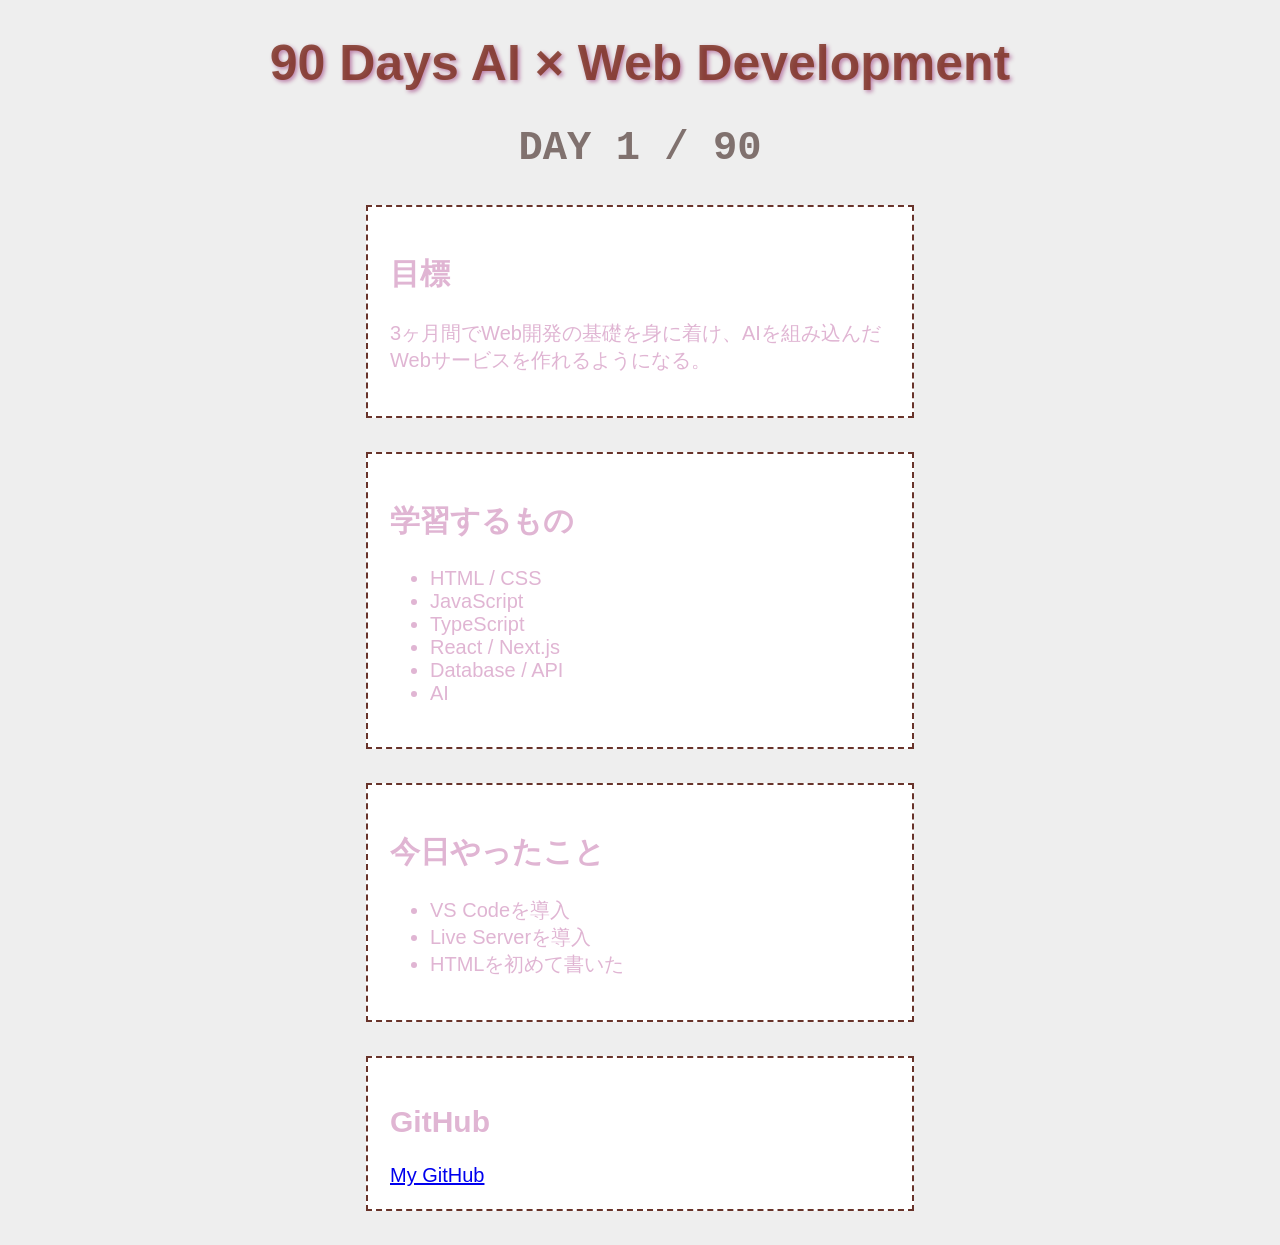
<file: index.html>
<!doctype html>
<html lang="ja">
  <head>
    <meta charset="UTF-8" />
    <meta name="viewport" content="width=device-width, initial-scale=1.0" />
    <title>90 Days AI × Web Development</title>
    <link rel="stylesheet" href="style.css" />
  </head>
  <body>
    <h1 id="main-title">90 Days AI × Web Development</h1>

    <div class="day-count">
      <h2>DAY 1 / 90</h2>
    </div>

    <div class="section">
      <h2>目標</h2>
      <p>
        3ヶ月間でWeb開発の基礎を身に着け、AIを組み込んだWebサービスを作れるようになる。
      </p>
    </div>

    <div class="section">
      <h2>学習するもの</h2>
      <ul>
        <li>HTML / CSS</li>
        <li>JavaScript</li>
        <li>TypeScript</li>
        <li>React / Next.js</li>
        <li>Database / API</li>
        <li>AI</li>
      </ul>
    </div>

    <div class="section">
      <h2>今日やったこと</h2>
      <ul>
        <li>VS Codeを導入</li>
        <li>Live Serverを導入</li>
        <li>HTMLを初めて書いた</li>
      </ul>
    </div>

    <div class="section">
      <h2>GitHub</h2>
      <a href="https://github.com/Yukimaru753">My GitHub</a>
    </div>
  </body>
</html>
</file>
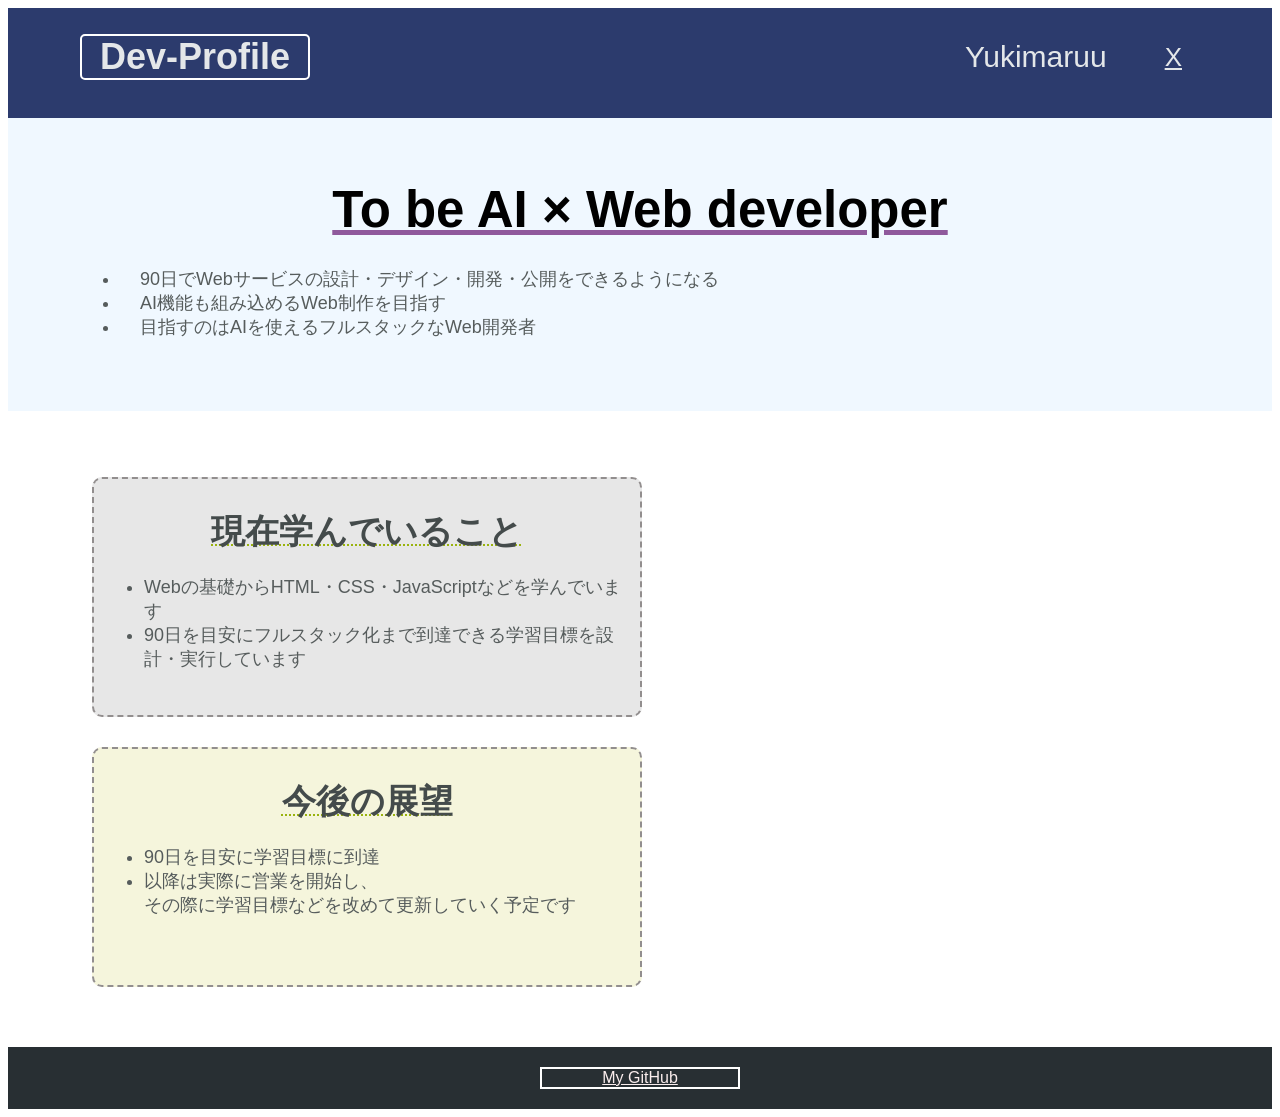
<file: day-06/index.html>
<!doctype html>
<html lang="ja">
  <head>
    <meta charset="UTF-8" />
    <meta name="viewport" content="width=device-width, initial-scale=1.0" />
    <title>MY-PROFILE</title>
    <link rel="stylesheet" href="style.css" />
  </head>
  <body>
    <!-- -------------------------------------------------- -->
    <!-- header section -->

    <!-- textとnameを横並びにする -->
    <header class="header">
      <div class="header-text">Dev-Profile</div>
      <div class="header-name">Yukimaruu</div>
      <a
        class="x-link"
        href="https://x.com/Yukimaruuroog"
        target="_blank"
        rel="noopener noreferrer"
        >X</a
      >
    </header>

    <!-- -------------------------------------------------- -->
    <!-- main section 1-->

    <div class="main-section">
      <h1 class="main-title">To be AI × Web developer</h1>
      <ul>
        <li class="main-text">
          90日でWebサービスの設計・デザイン・開発・公開をできるようになる
        </li>
        <li class="main-text">AI機能も組み込めるWeb制作を目指す</li>
        <li class="main-text">目指すのはAIを使えるフルスタックなWeb開発者</li>
      </ul>
    </div>

    <!-- -------------------------------------------------- -->
    <!-- main section 2-->

    <!-- nowとfutureを横並びにする -->
    <div class="future-section">
      <div class="now">
        <h2 class="future-title">現在学んでいること</h2>
        <ul>
          <li class="future-text">
            Webの基礎からHTML・CSS・JavaScriptなどを学んでいます
          </li>
          <li class="future-text">
            90日を目安にフルスタック化まで到達できる学習目標を設計・実行しています
          </li>
        </ul>
      </div>
      <div class="future">
        <h2 class="future-title">今後の展望</h2>
        <ul>
          <li class="future-text">90日を目安に学習目標に到達</li>
          <li class="future-text">
            以降は実際に営業を開始し、<br />その際に学習目標などを改めて更新していく予定です
          </li>
        </ul>
      </div>
    </div>

    <footer class="footer">
      <a
        class="footer-link"
        href="https://github.com/Yukimaru753"
        target="_blank"
        rel="noopener noreferrer"
        >My GitHub</a
      >
    </footer>
  </body>
</html>
</file>
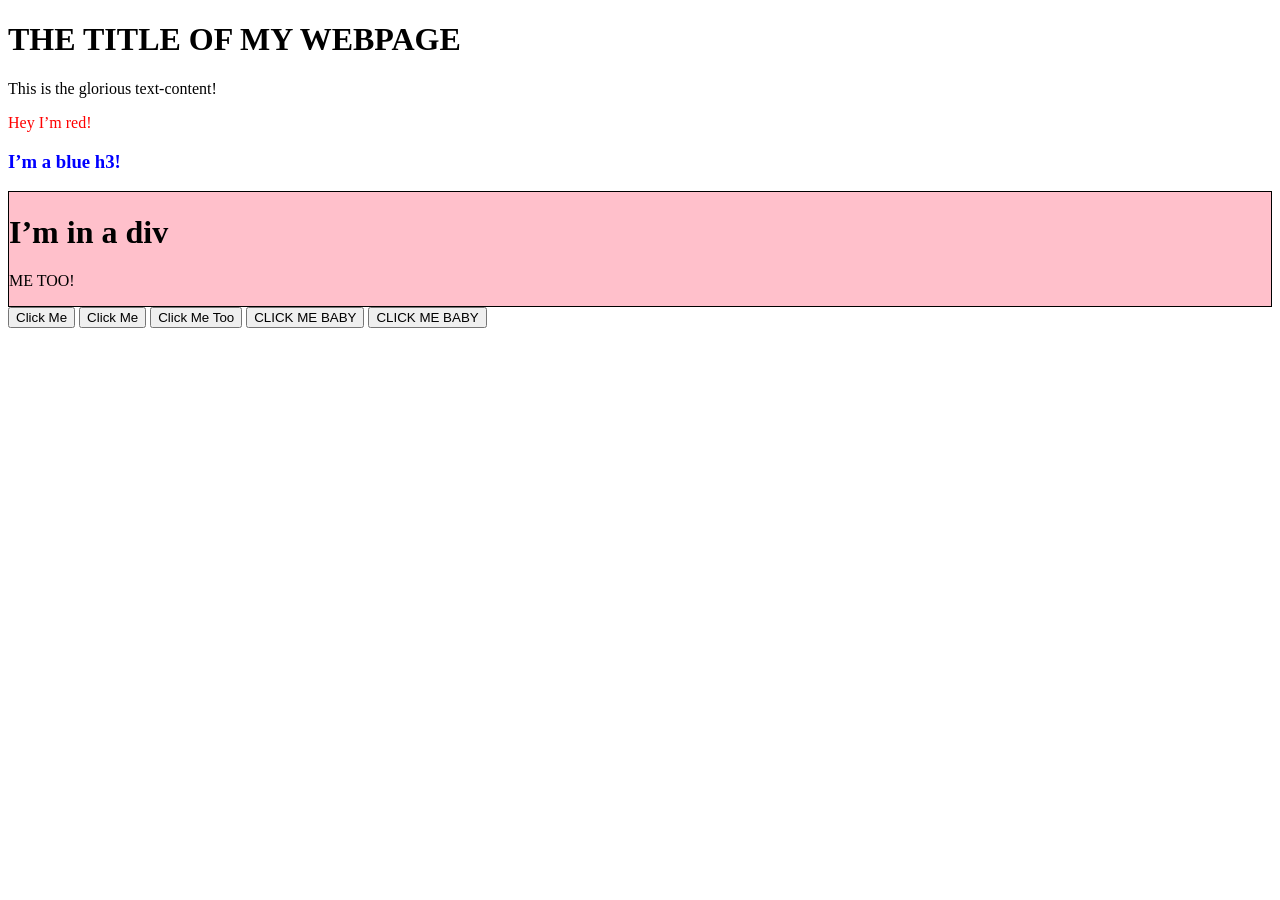
<file: day-15/index.html>
<!doctype html>
<html lang="en">
  <head>
    <meta charset="UTF-8" />
    <meta name="viewport" content="width=device-width, initial-scale=1.0" />
    <title>Document</title>
  </head>
  <body>
    <h1>THE TITLE OF MY WEBPAGE</h1>
    <div id="container"></div>
    <button onclick="alert('Hello World')">Click Me</button>
    <button id="btn">Click Me</button>
    <button id="btn2">Click Me Too</button>

    <button onclick="alertFunction()">CLICK ME BABY</button>
    <button id="btn3">CLICK ME BABY</button>

    <script src="javascript.js"></script>
  </body>
</html>
</file>
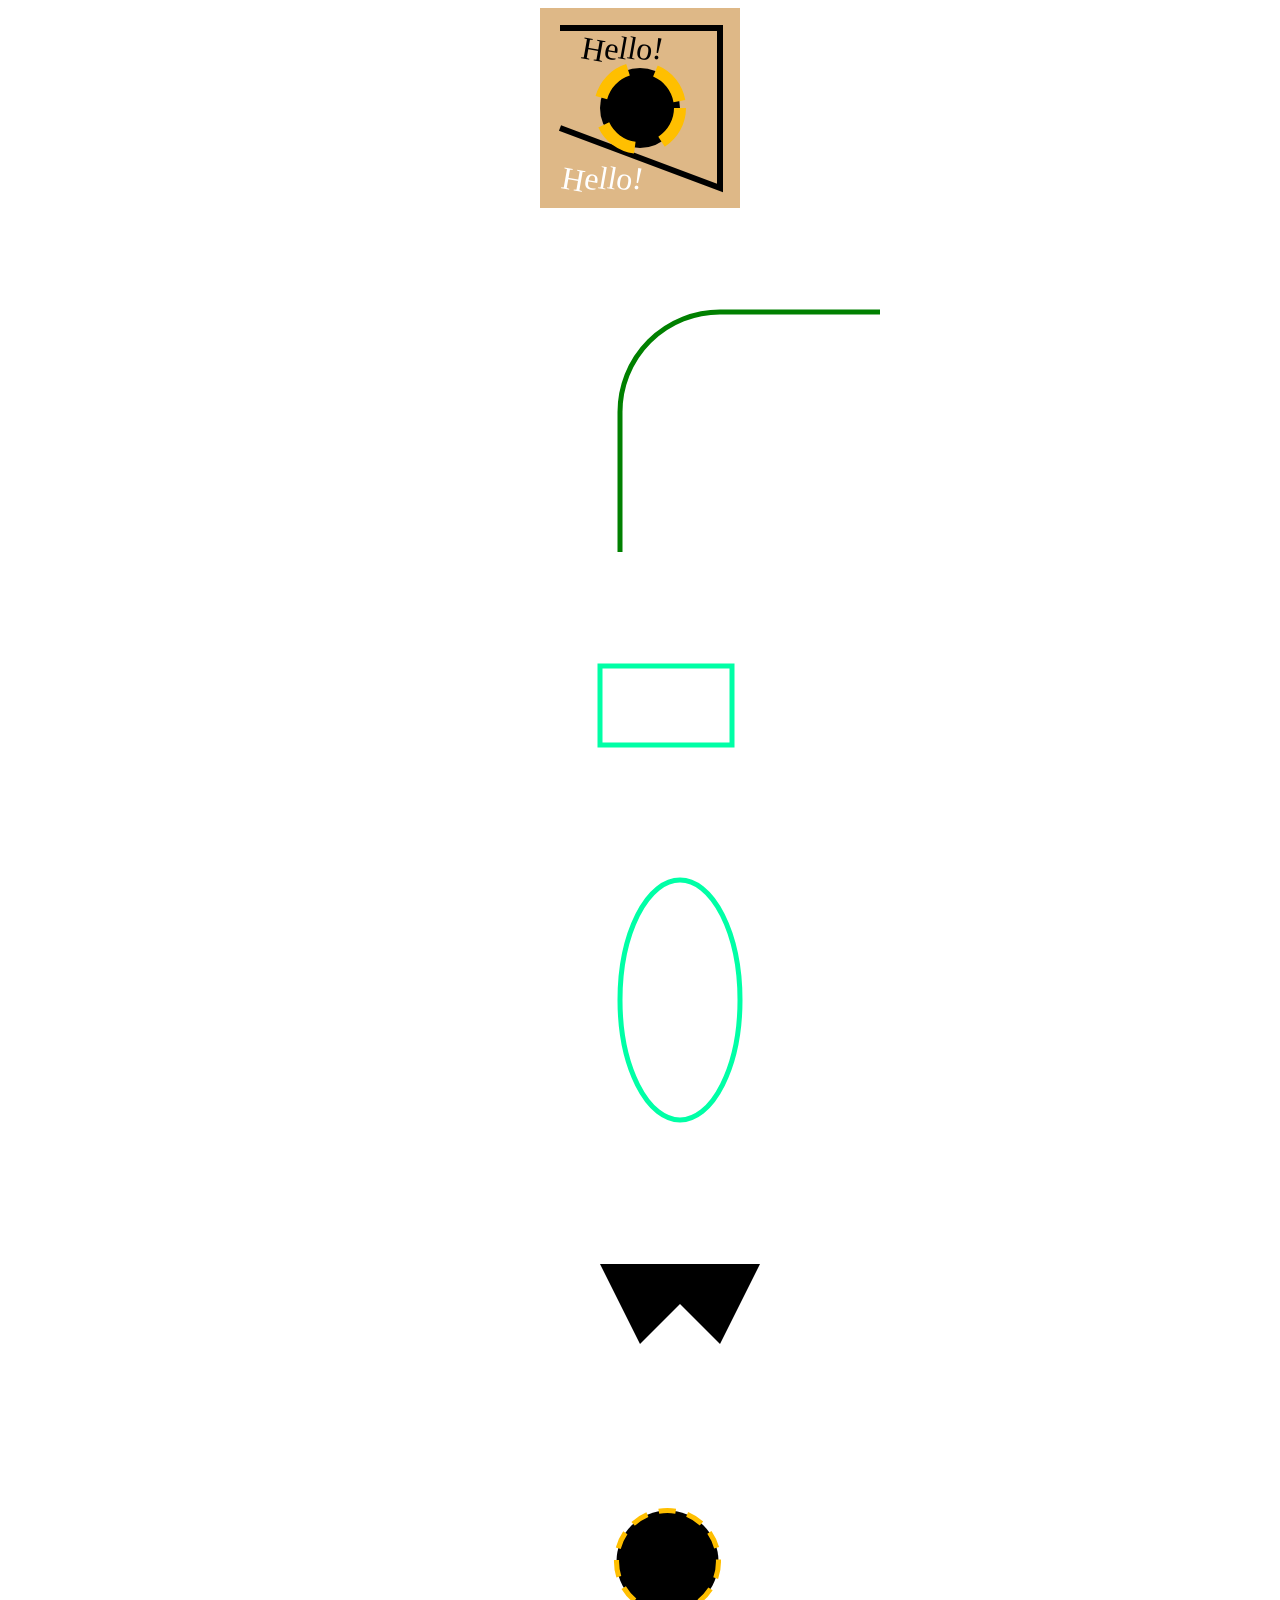
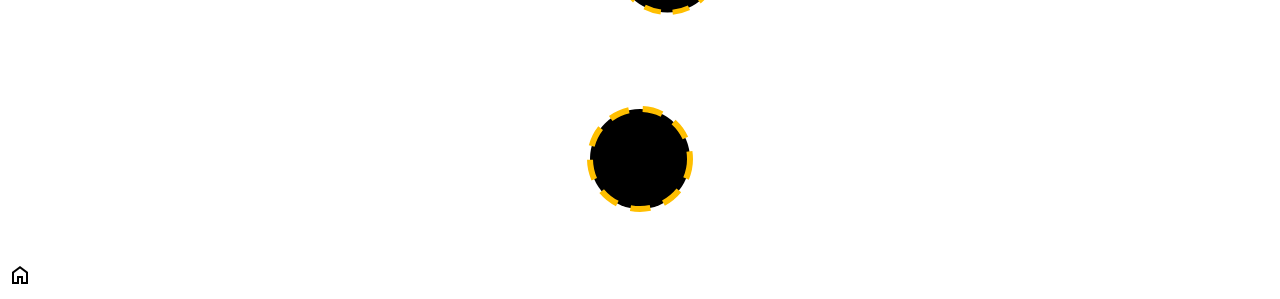
<file: day-23/index.html>
<!doctype html>
<html lang="en">
  <head>
    <meta charset="UTF-8" />
    <meta name="viewport" content="width=device-width, initial-scale=1.0" />
    <title>Document</title>
    <link rel="stylesheet" href="style.css" />
  </head>
  <body>
    <div class="container">
      <svg xmlns="http://www.w3.org/2000/svg" viewBox="0 0 100 100">
        <rect x="0" y="0" width="100" height="100" fill="burlywood" />
        <path
          d="M 10 10 H 90 V 90 L 10 60"
          fill="transparent"
          stroke="black"
          stroke-width="3"
        />
        <circle cx="50" cy="50" r="20" class="svg-circle" />
        <g class="svg-text-group">
          <text x="20" y="25" rotate="10" id="hello-text">Hello!</text>
          <use href="#hello-text" x="-10" y="65" fill="white" />
        </g>
      </svg>

      <svg width="340" height="340">
        <rect
          x="80"
          y="100"
          width="500"
          height="500"
          rx="100"
          ry="100"
          stroke="green"
          stroke-width="5"
          fill="none"
        />
      </svg>

      <svg width="300" height="300">
        <rect
          x="60"
          y="110"
          width="132"
          height="79"
          fill="none"
          stroke="oklch(0.9 0.3 164)"
          stroke-width="5"
        />
      </svg>

      <svg width="300" height="300">
        <ellipse
          cx="140"
          cy="140"
          rx="60"
          ry="120"
          fill="none"
          stroke="oklch(0.9 0.3 164)"
          stroke-width="5"
        />
      </svg>

      <svg width="300" height="300">
        <polygon
          points="
      60,100
      100,180
      140,140
      180,180
      220,100
    "
        />
      </svg>

      <svg width="255" viewBox="0 0 300 220">
        <circle
          cx="150"
          cy="110"
          r="60"
          stroke="var(--gold)"
          stroke-width="10"
        />
      </svg>
      <style>
        circle {
          stroke: hsl(45deg 100% 50%);
          stroke-width: 6px;
          stroke-dasharray: 20, 14;
          stroke-linecap: butt;
        }
      </style>

      <svg viewBox="0 0 200 200">
        <circle cx="100" cy="100" r="50" />
      </svg>
    </div>

    <link
      rel="stylesheet"
      href="https://fonts.googleapis.com/css2?family=Material+Symbols+Outlined:opsz,wght,FILL,GRAD@20..48,100..700,0..1,-50..200&icon_names=home"
    />

    <span class="material-symbols-outlined"> home </span>
  </body>
</html>
</file>
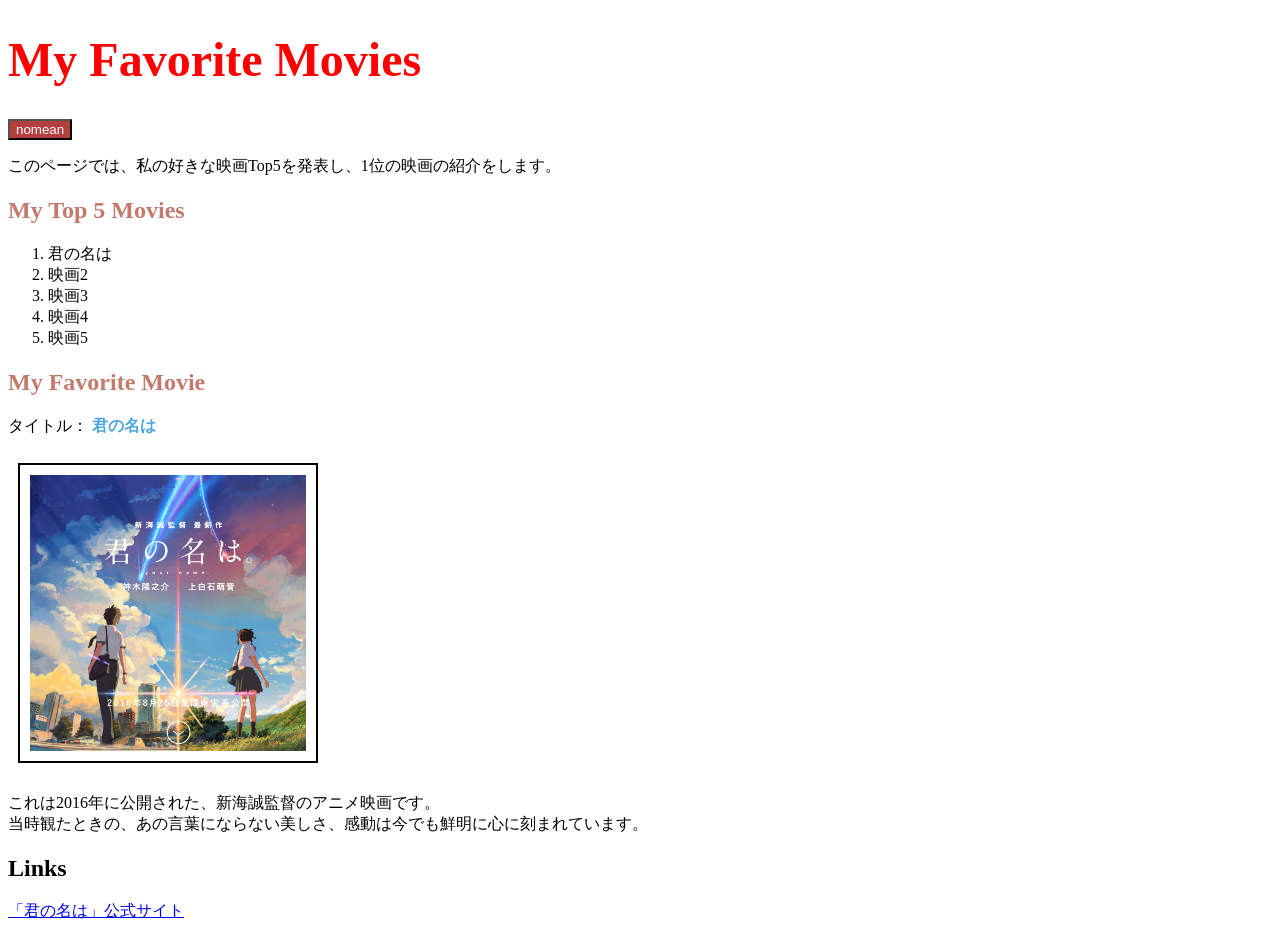
<file: day-03/mission1/index.html>
<!doctype html>
<html lang="ja">
  <head>
    <meta charset="UTF-8" />
    <meta name="viewport" content="width=device-width, initial-scale=1.0" />
    <title>My Favorite Movies</title>
    <link rel="stylesheet" href="styles.css">
  </head>
  <body>
    <div id="title"><h1>My Favorite Movies</h1></div>
    <button>nomean</button>
    <p>このページでは、私の好きな映画Top5を発表し、1位の映画の紹介をします。</p>

    <div class="subtitle-text"><h2>My Top 5 Movies</h2></div>
    <!--<h2 class="subtitle-text">My Top 5 Movies</h2> のほうが簡潔でいい
    divを使うのは複数の要素をひとまとまりにしたいとき -->
    <ol>
      <li>君の名は</li>
      <li>映画2</li>
      <li>映画3</li>
      <li>映画4</li>
      <li>映画5</li>
    </ol>

    <div class="subtitle-text"><h2>My Favorite Movie</h2></div>

    <p>タイトル： <span class="movie-title"><strong>君の名は</strong></span></p>
    <img
      src="./pictures/yourname.png"
      alt="君の名は"
      width="300"
      height="299"
    />
    
    <p>
      これは2016年に公開された、新海誠監督のアニメ映画です。<br />
      当時観たときの、あの言葉にならない美しさ、感動は今でも鮮明に心に刻まれています。
    </p>

    <h2>Links</h2>
    <a href="https://kiminona.com/" target="_blank" rel="noopener noreferrer"
      >「君の名は」公式サイト
    </a>
  </body>
</html>
</file>
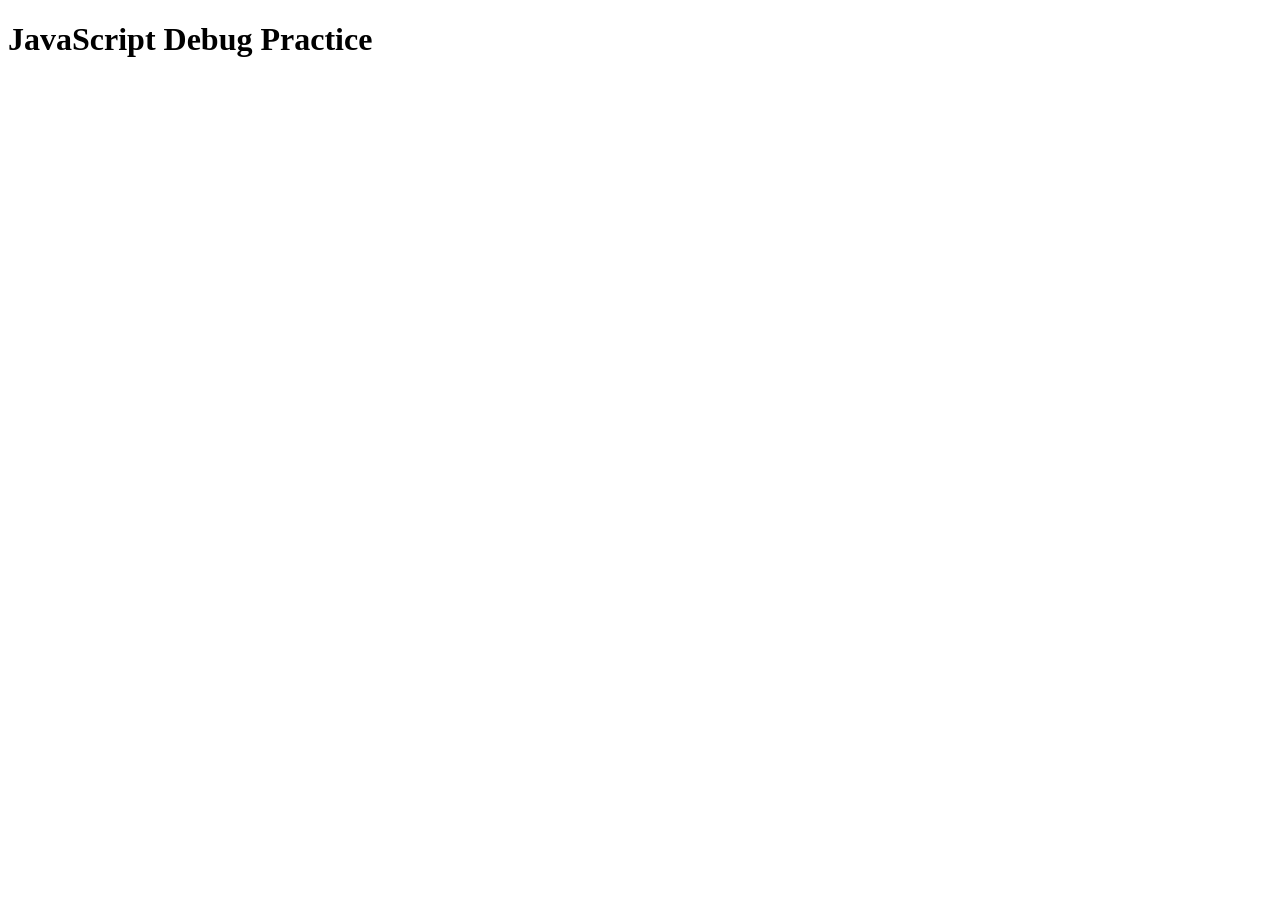
<file: day-10/debug-practice.html>
<!doctype html>
<html lang="ja">
  <head>
    <meta charset="UTF-8" />
    <meta name="viewport" content="width=device-width, initial-scale=1.0" />
    <title>Debug Practice</title>
  </head>
  <body>
    <h1>JavaScript Debug Practice</h1>

    <script src="debug-practice.js"></script>
  </body>
</html>
</file>
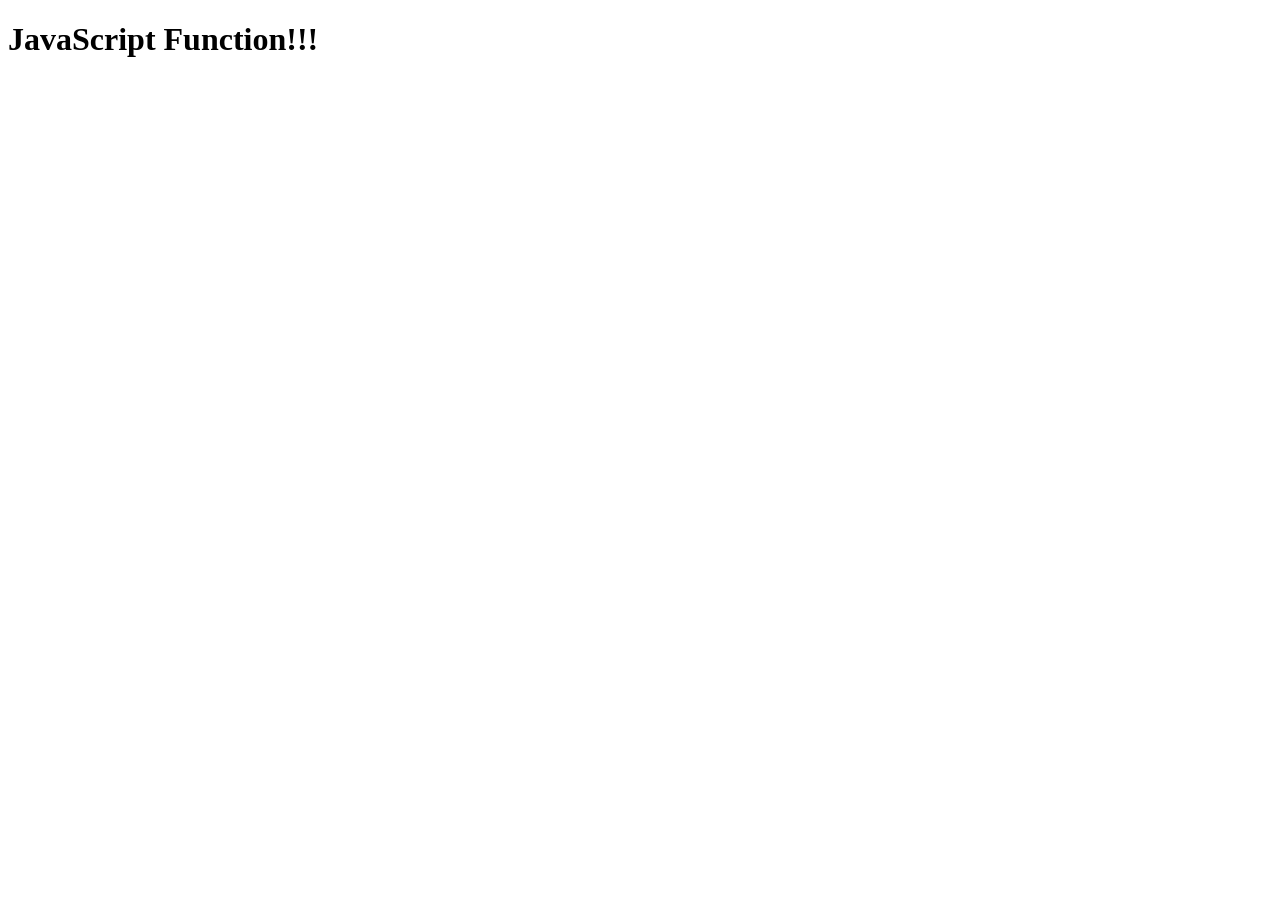
<file: day-10/function-basis.html>
<!DOCTYPE html>
<html lang="en">
<head>
    <meta charset="UTF-8">
    <meta name="viewport" content="width=device-width, initial-scale=1.0">
    <title>JavaScript Function</title>
</head>
<body>
    <h1>JavaScript Function!!!</h1>

    <script src="javascript-function.js"></script>
    
</body>
</html>
</file>
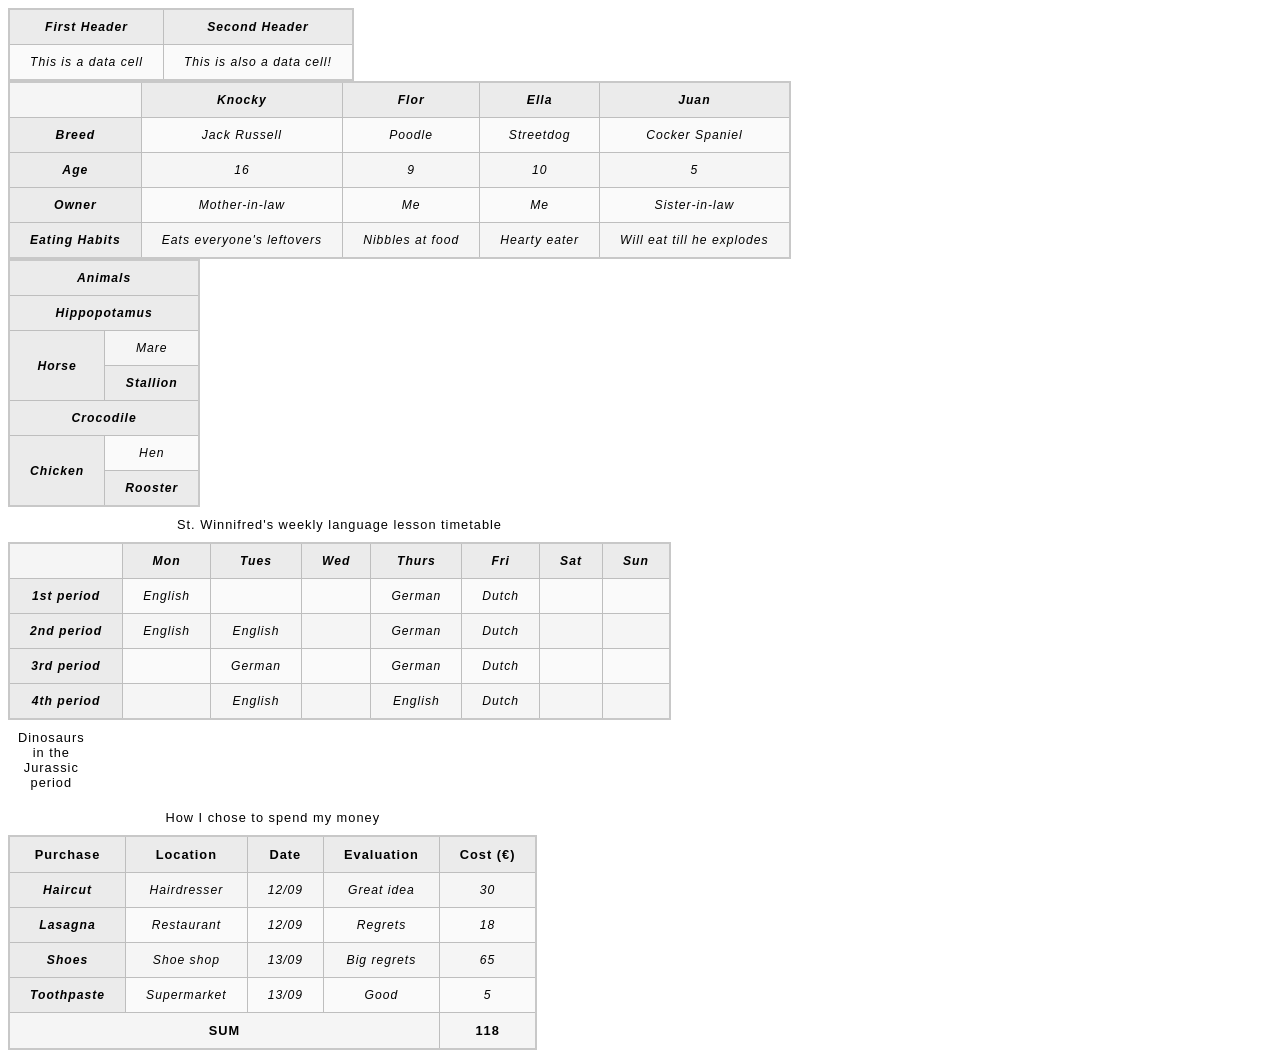
<file: day-23/tablePractice.html>
<!doctype html>
<html lang="en">
  <head>
    <meta charset="UTF-8" />
    <meta name="viewport" content="width=device-width, initial-scale=1.0" />
    <title>Document</title>
    <link rel="stylesheet" href="table.css" />
  </head>
  <body>
    <table>
      <!-- 1行目 -->
      <tr>
        <th>First Header</th>
        <th>Second Header</th>
      </tr>
      <!-- 2行目 -->
      <tr>
        <td>This is a data cell</td>
        <td>This is also a data cell!</td>
      </tr>
    </table>

    <table>
      <tr>
        <td>&nbsp;</td>
        <th>Knocky</th>
        <th>Flor</th>
        <th>Ella</th>
        <th>Juan</th>
      </tr>
      <tr>
        <th>Breed</th>
        <td>Jack Russell</td>
        <td>Poodle</td>
        <td>Streetdog</td>
        <td>Cocker Spaniel</td>
      </tr>
      <tr>
        <th>Age</th>
        <td>16</td>
        <td>9</td>
        <td>10</td>
        <td>5</td>
      </tr>
      <tr>
        <th>Owner</th>
        <td>Mother-in-law</td>
        <td>Me</td>
        <td>Me</td>
        <td>Sister-in-law</td>
      </tr>
      <tr>
        <th>Eating Habits</th>
        <td>Eats everyone's leftovers</td>
        <td>Nibbles at food</td>
        <td>Hearty eater</td>
        <td>Will eat till he explodes</td>
      </tr>
    </table>

    <table>
      <tr>
        <th colspan="2">Animals</th>
      </tr>
      <tr>
        <th colspan="2">Hippopotamus</th>
      </tr>
      <tr>
        <th rowspan="2">Horse</th>
        <td>Mare</td>
      </tr>
      <tr>
        <th>Stallion</th>
      </tr>
      <tr>
        <th colspan="2">Crocodile</th>
      </tr>
      <tr>
        <th rowspan="2">Chicken</th>
        <td>Hen</td>
      </tr>
      <tr>
        <th>Rooster</th>
      </tr>
    </table>

    <table>
      <caption>
        St. Winnifred's weekly language lesson timetable
      </caption>
      <colgroup>
        <col span="2" />
        <col class="column-background" />
        <col class="column-fixed-width" />
        <col class="column-background" />
        <col class="column-background-border" />
        <col span="2" class="column-fixed-width" />
      </colgroup>
      <tr>
        <td>&nbsp;</td>
        <th>Mon</th>
        <th>Tues</th>
        <th>Wed</th>
        <th>Thurs</th>
        <th>Fri</th>
        <th>Sat</th>
        <th>Sun</th>
      </tr>
      <tr>
        <th>1st period</th>
        <td>English</td>
        <td>&nbsp;</td>
        <td>&nbsp;</td>
        <td>German</td>
        <td>Dutch</td>
        <td>&nbsp;</td>
        <td>&nbsp;</td>
      </tr>
      <tr>
        <th>2nd period</th>
        <td>English</td>
        <td>English</td>
        <td>&nbsp;</td>
        <td>German</td>
        <td>Dutch</td>
        <td>&nbsp;</td>
        <td>&nbsp;</td>
      </tr>
      <tr>
        <th>3rd period</th>
        <td>&nbsp;</td>
        <td>German</td>
        <td>&nbsp;</td>
        <td>German</td>
        <td>Dutch</td>
        <td>&nbsp;</td>
        <td>&nbsp;</td>
      </tr>
      <tr>
        <th>4th period</th>
        <td>&nbsp;</td>
        <td>English</td>
        <td>&nbsp;</td>
        <td>English</td>
        <td>Dutch</td>
        <td>&nbsp;</td>
        <td>&nbsp;</td>
      </tr>
    </table>
    <!-- captionをいれられる-->
    <table>
      <caption>
        Dinosaurs in the Jurassic period
      </caption>
      <!-- … -->
    </table>

    <table>
      <caption>
        How I chose to spend my money
      </caption>
      <thead>
        <tr>
          <th scope="col">Purchase</th>
          <th scope="col">Location</th>
          <th scope="col">Date</th>
          <th scope="col">Evaluation</th>
          <th scope="col">Cost (€)</th>
        </tr>
      </thead>
      <tbody>
        <tr>
          <th scope="row">Haircut</th>
          <td>Hairdresser</td>
          <td>12/09</td>
          <td>Great idea</td>
          <td>30</td>
        </tr>
        <tr>
          <th scope="row">Lasagna</th>
          <td>Restaurant</td>
          <td>12/09</td>
          <td>Regrets</td>
          <td>18</td>
        </tr>
        <tr>
          <th scope="row">Shoes</th >
          <td>Shoe shop</td>
          <td>13/09</td>
          <td>Big regrets</td>
          <td>65</td>
        </tr>
        <tr>
          <th scope="row">Toothpaste</th>
          <td>Supermarket</td>
          <td>13/09</td>
          <td>Good</td>
          <td>5</td>
        </tr>
      </tbody>
      <tfoot>
        <tr>
          <td colspan="4">SUM</td>
          <td>118</td>
        </tr>
      </tfoot>
    </table>
  </body>
</html>
</file>
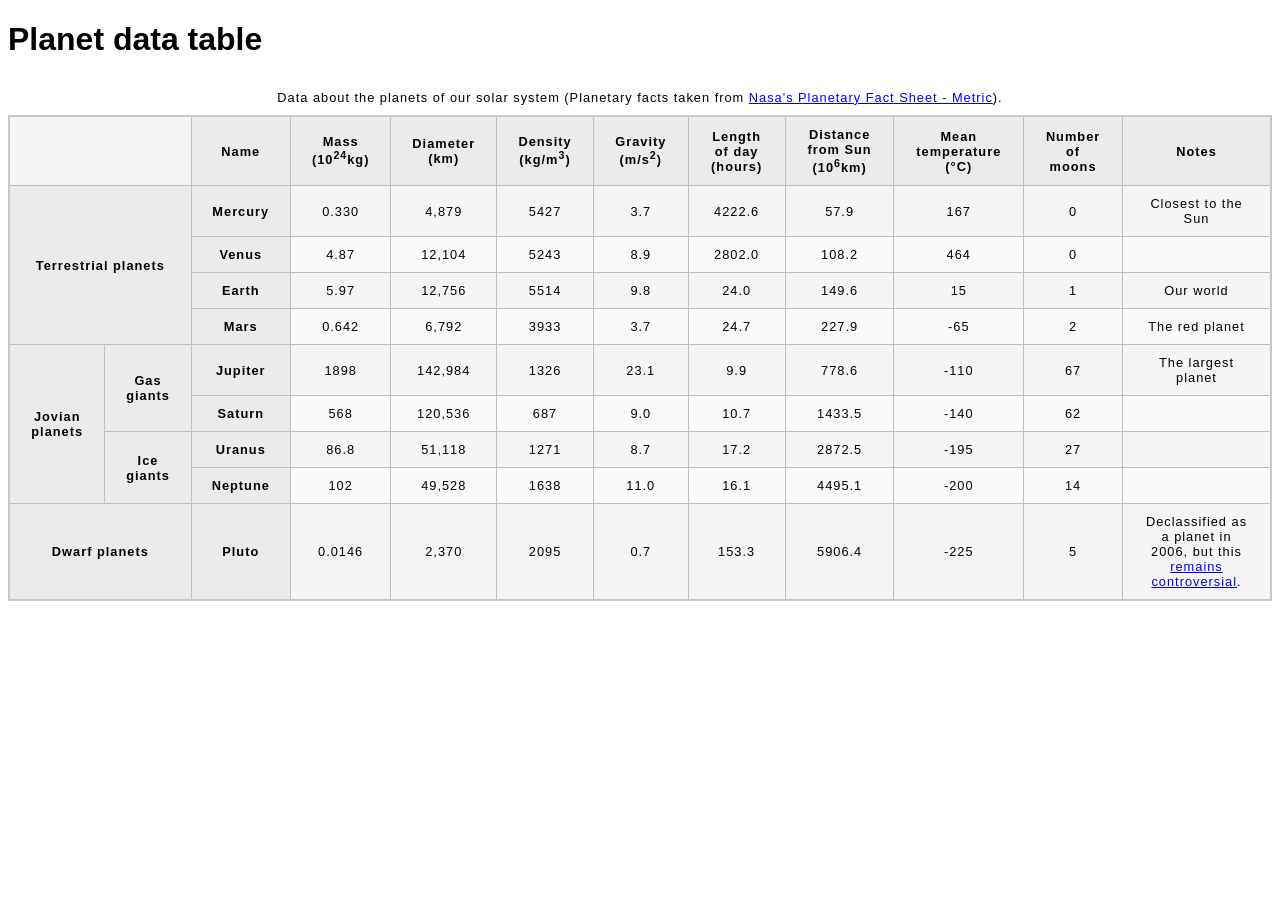
<file: day-23/tableTest.html>
<!doctype html>
<html lang="en">
  <head>
    <meta charset="UTF-8" />
    <meta name="viewport" content="width=device-width, initial-scale=1.0" />
    <title>Document</title>
    <link rel="stylesheet" href="tableTest.css" />
  </head>
  <body>
    <h1>Planet data table</h1>
    <table>
      <caption>
        Data about the planets of our solar system (Planetary facts taken from
        <a href="http://nssdc.gsfc.nasa.gov/planetary/factsheet/"
          >Nasa's Planetary Fact Sheet - Metric</a
        >).
      </caption>
      <thead>
        <tr>
          <td colspan="2">&nbsp;</td>
          <th scope="col">Name</th>
          <th scope="col">Mass (10<sup>24</sup>kg)</th>
          <th scope="col">Diameter (km)</th>
          <th scope="col">Density (kg/m<sup>3</sup>)</th>
          <th scope="col">Gravity (m/s<sup>2</sup>)</th>
          <th scope="col">Length of day (hours)</th>
          <th scope="col">Distance from Sun (10<sup>6</sup>km)</th>
          <th scope="col">Mean temperature (°C)</th>
          <th scope="col">Number of moons</th>
          <th scope="col">Notes</th>
        </tr>
      </thead>

      <tbody>
        <tr>
          <th scope="rowgroup" rowspan="4" colspan="2">Terrestrial planets</th>
          <th scope="row">Mercury</th>
          <td>0.330</td>
          <td>4,879</td>
          <td>5427</td>
          <td>3.7</td>
          <td>4222.6</td>
          <td>57.9</td>
          <td>167</td>
          <td>0</td>
          <td>Closest to the Sun</td>
        </tr>
        <tr>
          <th scope="row">Venus</th>
          <td>4.87</td>
          <td>12,104</td>
          <td>5243</td>
          <td>8.9</td>
          <td>2802.0</td>
          <td>108.2</td>
          <td>464</td>
          <td>0</td>
          <td>&nbsp;</td>
        </tr>
        <tr>
          <th scope="row">Earth</th>
          <td>5.97</td>
          <td>12,756</td>
          <td>5514</td>
          <td>9.8</td>
          <td>24.0</td>
          <td>149.6</td>
          <td>15</td>
          <td>1</td>
          <td>Our world</td>
        </tr>
        <tr>
          <th scope="row">Mars</th>
          <td>0.642</td>
          <td>6,792</td>
          <td>3933</td>
          <td>3.7</td>
          <td>24.7</td>
          <td>227.9</td>
          <td>-65</td>
          <td>2</td>
          <td>The red planet</td>
        </tr>

        <tr>
          <th scope="rowgroup" rowspan="4">Jovian planets</th>
          <th scope="rowgroup" rowspan="2">Gas giants</th>
          <th scope="row">Jupiter</th>
          <td>1898</td>
          <td>142,984</td>
          <td>1326</td>
          <td>23.1</td>
          <td>9.9</td>
          <td>778.6</td>
          <td>-110</td>
          <td>67</td>
          <td>The largest planet</td>
        </tr>
        <tr>
          <th scope="row">Saturn</th>
          <td>568</td>
          <td>120,536</td>
          <td>687</td>
          <td>9.0</td>
          <td>10.7</td>
          <td>1433.5</td>
          <td>-140</td>
          <td>62</td>
          <td>&nbsp;</td>
        </tr>

        <tr>
          <th scope="rowgroup" rowspan="2">Ice giants</th>
          <th scope="row">Uranus</th>
          <td>86.8</td>
          <td>51,118</td>
          <td>1271</td>
          <td>8.7</td>
          <td>17.2</td>
          <td>2872.5</td>
          <td>-195</td>
          <td>27</td>
          <td>&nbsp;</td>
        </tr>
        <tr>
          <th scope="row">Neptune</th>
          <td>102</td>
          <td>49,528</td>
          <td>1638</td>
          <td>11.0</td>
          <td>16.1</td>
          <td>4495.1</td>
          <td>-200</td>
          <td>14</td>
          <td>&nbsp;</td>
        </tr>

        <tr>
          <th scope="rowgroup" colspan="2">Dwarf planets</th>
          <th scope="row">Pluto</th>
          <td>0.0146</td>
          <td>2,370</td>
          <td>2095</td>
          <td>0.7</td>
          <td>153.3</td>
          <td>5906.4</td>
          <td>-225</td>
          <td>5</td>
          <td>
            Declassified as a planet in 2006, but this
            <a
              href="http://www.usatoday.com/story/tech/2014/10/02/pluto-planet-solar-system/16578959/"
              >remains controversial</a
            >.
          </td>
        </tr>
      </tbody>
    </table>
  </body>
</html>
</file>
<file: style.css>
body {
  background-color: #eeeeee;
  font-family: Arial, sans-serif;
}

.section {
  background-color: white;
  color: #e0b5d3;
  font-size: 20px;
  margin: 34px auto;
  padding: 22px;
  border: 2px dashed #68332a;
  width: 500px;
  max-width: 800px;
}

#main-title {
  text-align: center;
  font-size: 50px;
  color: #7e3123d5;
  text-shadow: 2px 2px 4px #bb80a9;
}

.day-count {
  text-align: center;
  font-size: 27px;
  color: #64514ecc;
  font-family: "Courier New", Courier, monospace;
  font-weight: bold;
}
</file>
<file: day-06/style.css>
* {
  box-sizing: border-box;
  font-family: Roboto, sans-serif;
}

/* ----------------------------------- */
/* header section */

/* textとnameの親 */
.header {
  display: flex;
  background-color: rgb(44, 59, 109);
  padding-top: 26px;
  padding-right: 90px;
  padding-bottom: 38px;
  padding-left: 72px;
  gap: 58px;
  align-items: center;
  flex-wrap: wrap;
}

/* textの書式 */
.header-text {
  color: rgb(228, 231, 233);
  margin: 0;
  font-size: 36px;
  font-weight: 600;
  margin-right: auto;
  padding-right: 18px;
  padding-left: 18px;
  border: 2px solid white;
  border-radius: 5px;
}

/* nameの書式 */
.header-name {
  color: rgb(228, 231, 233);
  margin: 0;
  font-size: 30px;
}

/* x-linkの書式 */
.x-link {
  display: block;
  color: rgb(228, 231, 233);
  font-size: 26px;
}

/* ----------------------------------- */
/* main section */

/* main section 全体の書式*/
.main-section {
  background-color: aliceblue;
  padding-top: 62px;
  padding-right: 72px;
  padding-bottom: 56px;
  padding-left: 72px;
}

/* main-title */
.main-title {
  text-align: center;
  margin: 0;
  font-size: 51px;
  padding-bottom: 12px;
  text-decoration: underline;
  text-decoration-color: rgb(143, 89, 156);
}

/* main-text */
.main-text {
  color: rgb(86, 92, 92);
  font-size: 18px;
  padding-left: 20px;
}

/* ----------------------------------- */
/* future section */

/* now,future の親 */
.future-section {
  padding-top: 66px;
  padding-right: 84px;
  padding-bottom: 60px;
  padding-left: 84px;
  display: flex;
  flex-wrap: wrap;
  justify-content: space-between;
}

/* title */
.future-title {
  margin: 20px;
  font-size: 34px;
  color: rgb(68, 75, 75);
  text-align: center;
  text-decoration: underline;
  text-decoration-color: rgb(154, 179, 14);
  text-decoration-style: dotted; /* solid | double | dotted | dashed | wavy */
  text-decoration-thickness: 2px;
}

/* text */
.future-text {
  color: rgb(86, 92, 92);
  font-size: 18px;
}

/* now全体の書式 */
.now {
  background-color: rgb(231, 231, 231);
  padding: 10px;
  width: 550px;
  height: 240px;
  border-radius: 10px;
  margin-bottom: 30px;
  border: 2px dashed rgb(146, 142, 142);
}

/* future全体の書式 */
.future {
  background-color: beige;
  padding: 10px;
  width: 550px;
  height: 240px;
  border-radius: 10px;
  border: 2px dashed rgb(146, 142, 142);
}

/* ----------------------------------- */
/* footer section */

/* footer全体の書式 */
.footer {
  background-color: rgb(40, 47, 51);
  padding-top: 20px;
  padding-bottom: 20px;
  text-align: center;
}

/* footer-link */
.footer-link {
  display: inline-block;
  text-align: center;
  color: rgb(250, 237, 237);
  width: 200px;
  border: 2px solid white;
}
</file>
<file: day-23/style.css>
.container {
  max-width: 200px;
  margin: auto;
}

.svg-circle:hover + .svg-text-group {
  opacity: 0;
}
</file>
<file: day-03/mission1/styles.css>
* {
  box-sizing: border-box;
  /* box-sizing:border-box;を指定しておくことで 
    サイズ計算を直感的に行うことができる*/
  /* marginやpaddingは必要に応じてリセットすればいい */
  /* padding:0; */
  /* margin:0; */
  /* outline: 2px solid red; */
  /* ウェブページ上のすべてのものは長方形のハコ */
}

#title {
  color: red;
  font-family: "Times New Roman", serif;
  font-size: 24px;
  font-weight: 100;
  /* text-align: center; */
}

.subtitle-text {
  color: blue;
}

/* id class type(p,h1) *の順に優先される */
/* 「親から継承した強いIDの指定」より「自分に直接指定された弱いclassの指定」が優先される */
/* classが nこ あれば詳細度（セレクタの数）は n */
/* 同じ階層なら詳細度が大きい方（セレクタの数の多い方）が優先される */
/* 詳細度が一緒ならあとから書いたCSSが勝つ */
/* インラインは上のどの要素よりも優先されるので、あとから管理しにくい */

.subtitle-text {
  color: rgb(255, 0, 234);
}

.subtitle-text {
  color: rgba(
    177,
    81,
    64,
    0.767
  ) !important; /* これをつけると、通常の詳細度ルールより強く優先される特殊な指定 */
  /* !importantは強力な例外ルール。基本は乱用しない。 */
}

img {
  width: 300px;
  height: auto;
  padding: 10px;
  border: black 2px solid;
  margin: 10px;
  /* margin-top: 10px; */
  /* margin-right: 20px; */
  /* margin-left: 30px; */
  /* margin-bottom: 40px; */
  /* margin: 10px 20px 40px 30px; （時計回り）*/
  /* marginの値を負にすると、要素同士が重なったりする */
}

button {
  background-color: #b43f3f;
  color: #fff;
}

a {
  /* display: block; */
  /* display: inline-block; */
  width: 300px;
  height: 50px;
  /* block要素は新しい行から始まる、widthとheightを指定できる */
  /* inline要素は行内に配置される、widthとheightを指定できない */
  /* inline-block要素は行内に配置され、widthとheightを指定できる */
  /* <a>要素はデフォルトでインライン要素なので、幅と高さを指定するにはdisplay: block;が必要 */
  /* <span>も同様 */
}

.movie-title {
  color: rgba(50, 155, 216, 0.884);
}
</file>
<file: day-23/table.css>
html {
  font-family: sans-serif;
}

table {
  border-collapse: collapse;
  border: 2px solid rgb(200 200 200);
  letter-spacing: 1px;
  font-size: 0.8rem;
}

td,
th {
  border: 1px solid rgb(190 190 190);
  padding: 10px 20px;
}

th {
  background-color: rgb(235 235 235);
}

td {
  text-align: center;
}

tr:nth-child(even) td {
  background-color: rgb(250 250 250);
}

tr:nth-child(odd) td {
  background-color: rgb(245 245 245);
}

caption {
  padding: 10px;
}

tbody {
  font-size: 95%;
  font-style: italic;
}

tfoot {
  font-weight: bold;
}
</file>
<file: day-23/tableTest.css>
html {
  font-family: sans-serif;
}

table {
  border-collapse: collapse;
  border: 2px solid rgb(200 200 200);
  letter-spacing: 1px;
  font-size: 0.8rem;
}

td,
th {
  border: 1px solid rgb(190 190 190);
  padding: 10px 20px;
}

th {
  background-color: rgb(235 235 235);
}

td {
  text-align: center;
}

tr:nth-child(even) td {
  background-color: rgb(250 250 250);
}

tr:nth-child(odd) td {
  background-color: rgb(245 245 245);
}

caption {
  padding: 10px;
}

.column-border {
  border: 2px solid black;
}
</file>
